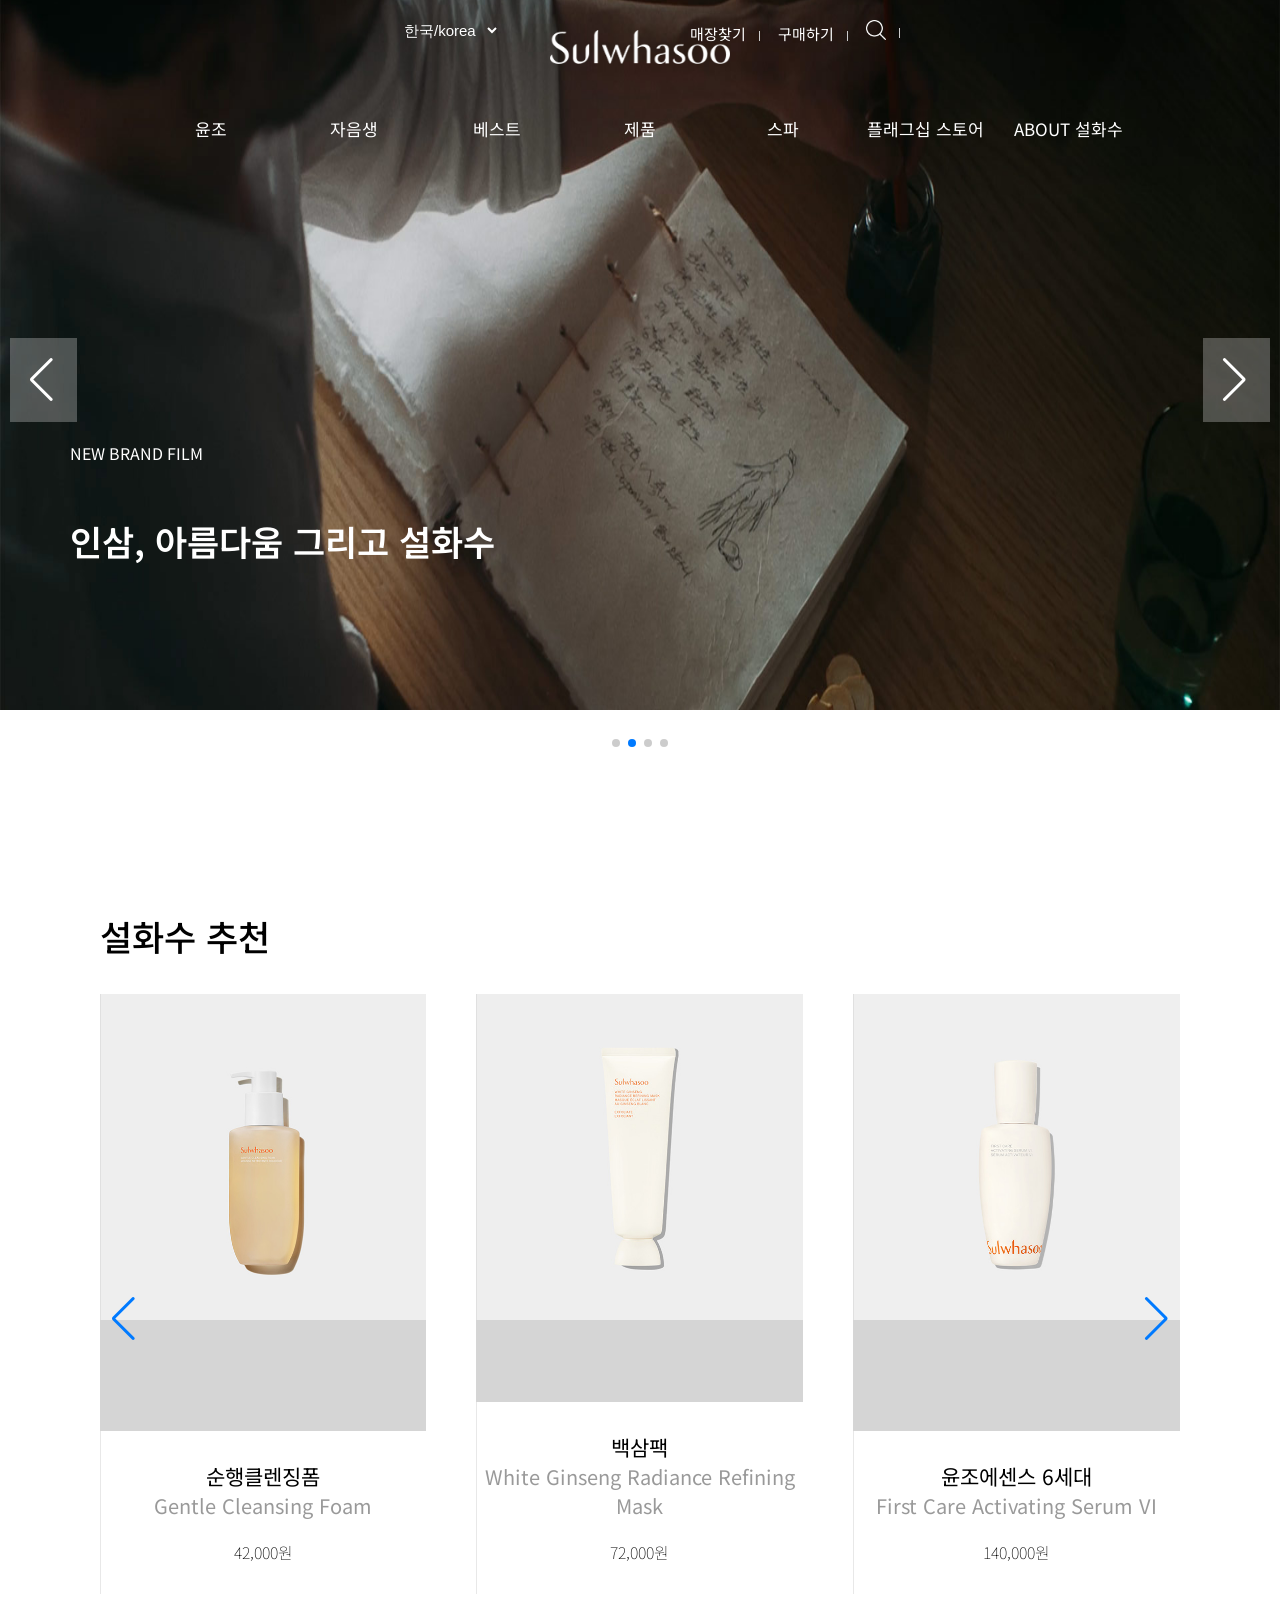
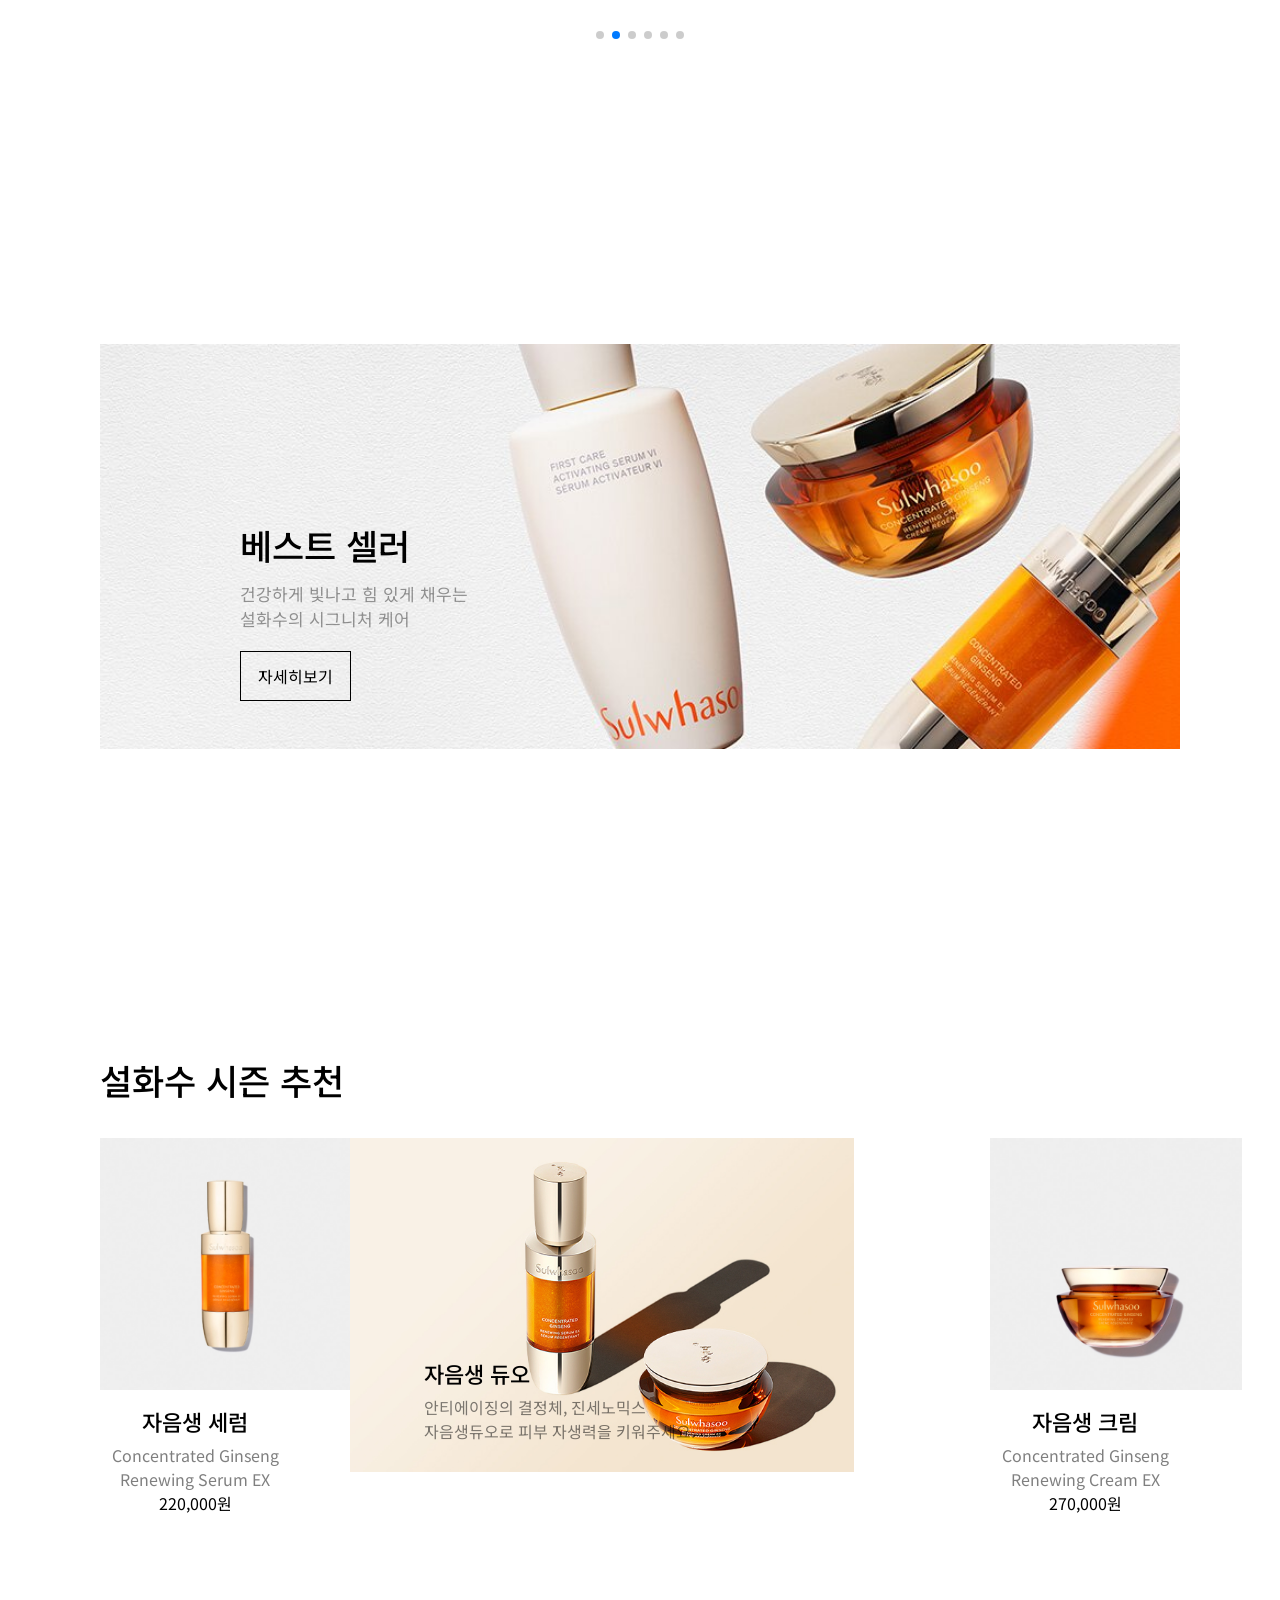
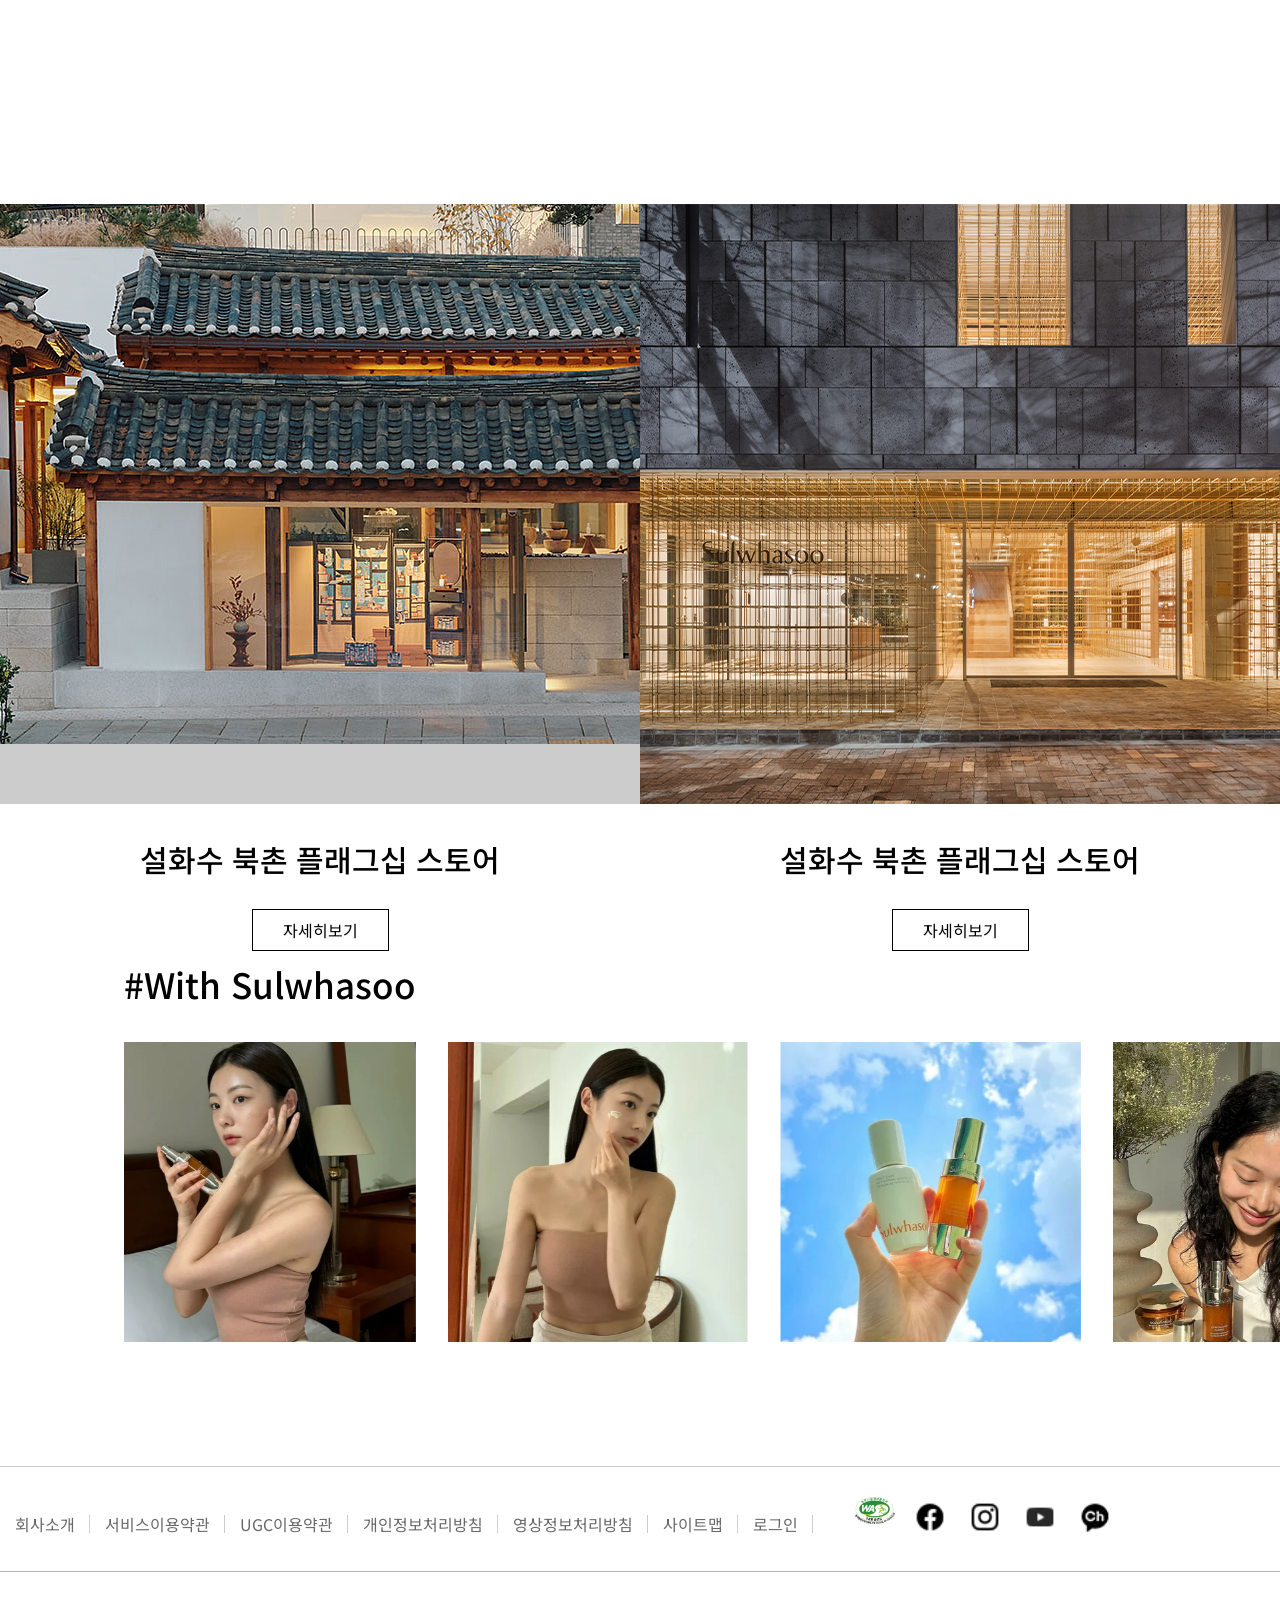
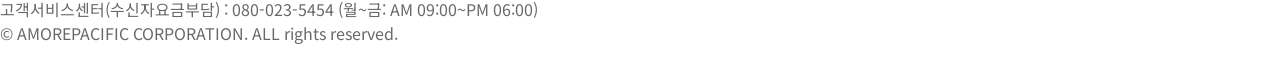
<file: index.html>
<!DOCTYPE html>
<html lang="ko">
<head>
    <meta charset="UTF-8">
    <meta name="viewport" content="width=device-width, initial-scale=1.0">
    <title>sulwhasoo</title>
    <link rel="stylesheet" href="css/reset.css">
    <link rel="stylesheet" href="css/all.min.css">
    <link rel="stylesheet" href="css/sulwhasoo.css">
    <link rel="stylesheet" href="css/sulwhaMobil.css">
    <link rel="stylesheet" href="https://cdn.jsdelivr.net/npm/swiper@9/swiper-bundle.min.css" />

    <script src="https://cdn.jsdelivr.net/npm/swiper@9/swiper-bundle.min.js"></script>
    <script src="js/jquery-3.6.3.min.js"></script>
    <script src="js/jquery-ui.min.js"></script>
</head>
<body>
    <div id="wrap">
        <header>
            <div class="inner">
                <select name="" id="section">
                    <option value="">한국/korea</option>
                    <option value="">INTERNATIONAL/ENGLISH</option>
                    <option value="">中国大陆/中文</option>
                    <option value="">中國香港/繁體中文</option>
                    <option value="">Singapore/English</option>
                    <option value="">Malaysia/English</option>
                    <option value="">Việt Nam/Tiếng Việt</option>
                    <option value="">Indonesia/Bahasa Indonesia</option>
                    <option value="">ประเทศไทย/ไทย</option>
                    <option value="">USA/English</option>
                </select>
                <div class="logo">
                    <a href="#">
                        <img src="img/sulwhasoo_white_logo.png" alt="화이트 로고">
                    </a>
                </div>
                
                <div class="shop">
                    <a href="#">매장찾기</a>
                    <a href="#">구매하기</a>
                    <a href="#" class="search">
                        <img src="img/reviewico.png" alt="">
                    </a>
                </div>
                
                <div class="bgGnb"></div>
                <div class="momenu">
                    <a href="#" class="mobile">
                        <i class="fas fa-bars"></i>
                        <span class="blind">전체메뉴</span>
                    </a>
                </div>
                <nav class="gnb">
                    <ul class="clear">
                        <li><a href="#">윤조</a></li>
                        <li><a href="#">자음생</a></li>
                        <li><a href="#">베스트</a></li>
                        <li class="subYes">
                            <a href="#">제품</a>
                            <ul class="depth1">
                                <li><a href="#">스킨케어</a></li>
                                <li><a href="#">메이크업</a></li>
                                <li><a href="#">남성</a></li>
                            </ul>
                        </li>
                        <li class="subYes">
                            <a href="#">스파</a>
                            <ul class="depth1">
                                <li><a href="#">소개</a></li>
                                <li><a href="#">스파 프로그램</a></li>
                                <li><a href="#">예약</a></li>
                                <li><a href="#">매장찾기</a></li>
                            </ul>
                        </li>
                        <li class="subYes">
                            <a href="#">플래그십 스토어</a>
                            <ul class="depth1 second">
                                <li><a href="#">설화수 북촌</a></li>
                                <li><a href="#">설화수 도산</a></li>
                            </ul>
                        </li>
                        <li class="subYes">
                            <a href="#">ABOUT 설화수</a>
                            <ul class="depth1 second">
                                <li>
                                    <a href="#"><span>브랜드 스토리</span></a> 
                                </li>
                                <li>
                                    <a href="#"><span>브랜드 엠버서더</span></a>
                                </li>
                                <li>
                                    <a href="#"><span>ART</span></a>
                                </li>
                                <li>
                                    <a href="#"><span>HERITAGE</span></a>
                                </li>
                            </ul>
                        </li>   
                    </ul>
                </nav>
            </div>
        </header>
        <div class="depthAboutBg"></div>
<!-- ///header -->
        <!-- main Swiper -->
        <div class="swiper mySwiper">
            <div class="swiper-wrapper swiper-wrapper1">
                <div class="swiper-slide swiper-slide1">
                    
                    <div class="title">
                        <p class="stext">SULWHASOO FLAGSHIP STORE</p>
                        <p class="btext">ROSÉ in BUKCHON</p>
                    </div>
                </div>
                <div class="swiper-slide swiper-slide22">
        
                    <div class="title">
                        <p class="stext">NEW BRAND FILM</p>
                        <p class="btext">인삼, 아름다움 그리고 설화수</p>
                    </div>
                </div>
                <div class="swiper-slide swiper-slide3">
                    
                    <div class="title">
                        <p class="stext">NEW GLOBAL AMBASSADOR</p>
                        <p class="btext">설화수, 그리고 TILDA</p>
                    </div>
                </div>
                <div class="swiper-slide swiper-slide4">
                   
                    <div class="title">
                        <p class="stext">SULWHASOO FIRST CARE ACTIVATING SERUM VI</p>
                        <p class="btext">윤조에센스 6세대</p>
                    </div>
                </div>
                
            </div>
            <div class="button">
                <a class="swiper-button-next"></a>
                <a class="swiper-button-prev"></a>
            </div>
            <div class="swiper-pagination"></div>
        </div>
        <div class="gnbBg"></div>

        <div class="contents">
<!-- box1 -->
            <div class="box1">
                    <h2>설화수 추천</h2>
<!-- box1 -Swiper -->
                    <div class="swiper Swiper2">
                        <div class="swiper-wrapper swiper-wrapper2">
                            <div class="swiper-slide swiper-slide2">
                               <img src="img/sul01.jpg" alt="">
                                <div class="title">
                                    <p>순행클렌징오일</p>
                                    <p class="text">Gentle Cleansing Oil</p>
                                    <p class="price">47,000원</p>
                                </div>
                            </div>

                            <div class="swiper-slide swiper-slide2">
                                <img src="img/sul02.jpg" alt="">
                                <div class="title">
                                    <p>순행클렌징폼</p>
                                    <p class="text">Gentle Cleansing Foam</p>
                                    <p class="price">42,000원</p>
                                </div>
                            </div>

                            <div class="swiper-slide swiper-slide2">
                                <img src="img/sul03.jpg" alt="">
                                <div class="title">
                                    <p>백삼팩</p>
                                    <p class="text">White Ginseng Radiance Refining Mask</p>
                                    <p class="price">72,000원</p>
                                </div>
                            </div>
                            <div class="swiper-slide swiper-slide2">
                                <img src="img/sul04.jpg" alt="">
                                <div class="title">
                                    <p>윤조에센스 6세대</p>
                                    <p class="text">First Care Activating Serum VI</p>
                                    <p class="price">140,000원</p>
                                </div>
                            </div>
                            <div class="swiper-slide swiper-slide2">
                                <img src="img/sul05.jpg" alt="">
                                <div class="title">
                                    <p>자음생크림</p>
                                    <p class="text">Concentrated Ginseng Renewing Cream EX</p>
                                    <p class="price">270,000원</p>
                                </div>
                            </div>
                            <div class="swiper-slide swiper-slide2">
                                <img src="img/sul06.jpg" alt="">
                                <div class="title">
                                    <p>자음생세럼</p>
                                    <p class="text">Concentrated Ginseng Renewing Serum EX</p>
                                    <p class="price">220,000원</p>
                                </div>
                            </div>
                        </div>
                        <div class="button">
                            <a class="swiper-button-next"></a>
                            <a class="swiper-button-prev"></a>
                        </div>
                        <div class="swiper-pagination"></div>
                    </div>

<!-- mobbox1 swiper -->
                <div class="mobox1">
                    <div class="cont">
                        <img src="img/sul01.jpg" alt="">
                         <div class="text">
                             <p>순행클렌징오일</p>
                             <p class="t1">Gentle Cleansing Oil</p>
                             <p class="pr">47,000원</p>
                         </div>
                     </div>
                     <div class="cont">
                        <img src="img/sul02.jpg" alt="">
                        <div class="text">
                            <p>순행클렌징폼</p>
                            <p class="t1">Gentle Cleansing Foam</p>
                            <p class="pr">42,000원</p>
                        </div>
                    </div>

                    <div class="cont">
                        <img src="img/sul03.jpg" alt="">
                        <div class="text">
                            <p>백삼팩</p>
                            <p class="t1">White Ginseng Radiance Refining Mask</p>
                            <p class="pr">72,000원</p>
                        </div>
                    </div>
                    <div class="cont">
                        <img src="img/sul04.jpg" alt="">
                        <div class="text">
                            <p>윤조에센스 6세대</p>
                            <p class="t1">First Care Activating Serum VI</p>
                            <p class="pr">140,000원</p>
                        </div>
                    </div>
                    <div class="cont">
                        <img src="img/sul05.jpg" alt="">
                        <div class="text">
                            <p>자음생크림</p>
                            <p class="t1">Concentrated Ginseng Renewing Cream EX</p>
                            <p class="pr">270,000원</p>
                        </div>
                    </div>
                    <div class="cont">
                        <img src="img/sul06.jpg" alt="">
                        <div class="text">
                            <p>자음생세럼</p>
                            <p class="t1">Concentrated Ginseng Renewing Serum EX</p>
                            <p class="pr">220,000원</p>
                        </div>
                    </div>
                </div>


            </div>

<!-- box-2 -->
                <div class="box2">
                    <a href="https://www.sulwhasoo.com/kr/ko/best/best-seller.html">
                        <img src="img/sulwhasoo_main_bestseller_ta_230309.jpg" alt="">
                    </a>
                        <figure>
                            <img src="img/sulwhasoo_main_bestseller_mo_230309.jpg" alt="">
                        </figure>
                    <div class="title">
                        <p class="big">베스트 셀러</p>
                        <p class="small">건강하게 빛나고 힘 있게 채우는 <br>설화수의 시그니처 케어</p>
                        <a href="#">자세히보기</a>
                    </div>
                </div>

<!-- box-3 -->
                <div class="box3">
                    <h2>설화수 시즌 추천</h2>
                    <ul class="sulProdctList">
                        <li class="sulProdct">
                            <a href="https://www.sulwhasoo.com/kr/ko/products/concentrated-ginseng-renewing-serum.html">
                                <img src="img/sul06.jpg" alt="sulwhasooProducts1">
                                <div class="title">
                                    <p class="big">자음생 세럼</p>
                                    <p class="small">Concentrated Ginseng Renewing Serum EX</p>
                                    <p class="price">220,000원</p>
                                </div>
                            </a>
                        </li>
                        <li>
                            <a href="https://www.sulwhasoo.com/kr/ko/products/concentrated-ginseng-renewing-serum.html">
                                <img src="img/sulcont2.jpg" alt="sulwhasooProducts1">
                                <div class="title">
                                    <p class="big">자음생 듀오</p>
                                <p class="small">안티에이징의 결정체, 진세노믹스 <br> 자음생듀오로 피부 자생력을 키워주세요.</p>
                                </div>
                            </a>
                        </li>
                        <li>
                            <a href="https://www.sulwhasoo.com/kr/ko/products/concentrated-ginseng-renewing-serum.html">
                                <img src="img/sul05.jpg" alt="sulwhasooProducts1">
                                <div class="title">
                                    <p class="big">자음생 크림</p>
                                    <p class="small">Concentrated Ginseng Renewing Cream EX</p>
                                    <p class="price">270,000원</p>
                                </div>
                            </a>
                        </li>
                    </ul>
                    <!-- <div class="cont clear">
                        <div class="cont1 clear">
                            <img src="img/sul06.jpg" alt="sulwhasooProducts1">
                            <div class="title">
                                <a href="https://www.sulwhasoo.com/kr/ko/products/concentrated-ginseng-renewing-serum.html">
                                    <p class="big">자음생 세럼</p>
                                    <p class="small">Concentrated Ginseng Renewing Serum EX</p>
                                    <p class="price">220,000원</p>
                                </a>
                            </div>
                        </div>
                        <div class="cont2">
                            <img src="img/sulcont2.jpg" alt="sulwhasooProducts2">
                            <div class="title">
                                <p class="big">자음생 듀오</p>
                                <p class="small">안티에이징의 결정체, 진세노믹스 <br> 자음생듀오로 피부 자생력을 키워주세요.</p>
                            </div>
                        </div>
                        <div class="cont1">
                            <img src="img/sul05.jpg" alt="sulwhasooProducts3">
                            <a href="https://www.sulwhasoo.com/kr/ko/products/concentrated-ginseng-renewing-cream-ex.html">
                                <div class="title">
                                    <p class="big">자음생 크림</p>
                                    <p class="small">Concentrated Ginseng Renewing Cream EX</p>
                                    <p class="price">270,000원</p>
                                </div>
                            </a>
                        </div>
                        
                    </div> -->
                </div>
        </div>
<!-- section -->
        <section class="clear">
                <div class="left">
                    <a href="#">
                    <img src="img/sulLeft.jpg" alt="sulLeft">
                    <div class="title">
                        <p class="text">설화수 북촌 플래그십 스토어</p>
                        <a href="#"><span>자세히보기</span></a>
                    </div>
                    </a>
                </div>
                <div class="right">
                   <a href="#"> 
                    <img src="img/sulRight.jpg" alt="sulRight">
                    <div class="title">
                        <p class="text">설화수 북촌 플래그십 스토어</p>
                        <a href="#"><span>자세히보기</span></a>
                    </div>
                   </a> 
                </div>
        </section>
<!-- review -->
        <div class="review">
            <div class="list">
                <h2>#With Sulwhasoo</h2>
    <!-- Swiper3 -->
                <div class="swiper Swiper3">
                    <div class="swiper-wrapper">
                        <div class="swiper-slide">
                            <div class="bg">
                                <a href="#">
                                    <img src="img/review1.webp" alt="review1">
                                </a>
                            </div>
                            <div class="review_text">
                                <a href="#">
                                    <img src="img/reviewico.png" alt="reviewico">
                                </a>
                            </div>
                        </div>
                        <div class="swiper-slide">
                            <div class="bg">
                                <a href="#">
                                    <img src="img/review2.webp" alt="review2">
                                </a>
                            </div>
                            <div class="review_text">
                                <a href="#">
                                    <img src="img/reviewico.png" alt="reviewico">
                                </a>
                            </div>
                        </div>
                        <div class="swiper-slide">
                            <div class="bg">
                                <a href="#">
                                    <img src="img/review3.webp" alt="review3">
                                </a>
                            </div>
                            <div class="review_text">
                                <a href="#">
                                    <img src="img/reviewico.png" alt="reviewico">
                                </a>
                            </div>
                        </div>
                        <div class="swiper-slide">
                            <div class="bg">
                                <a href="#">
                                    <img src="img/review4.webp" alt="review4">
                                </a>
                            </div>
                            <div class="review_text">
                                <a href="#">
                                    <img src="img/reviewico.png" alt="reviewico">
                                </a>
                            </div>
                        </div>
                        <div class="swiper-slide">
                            <div class="bg">
                                <a href="#">
                                    <img src="img/review5.webp" alt="review5">
                                </a>
                            </div>
                            <div class="review_text">
                                <a href="#">
                                    <img src="img/reviewico.png" alt="reviewico">
                                </a>
                            </div>
                        </div>
                        <div class="swiper-slide">
                            <div class="bg">
                                <a href="#">
                                    <img src="img/review6.webp" alt="review6">
                                </a>
                            </div>
                            <div class="review_text">
                                <a href="#">
                                    <img src="img/reviewico.png" alt="reviewico">
                                </a>
                            </div>
                        </div>
                        <div class="swiper-slide">
                            <div class="bg">
                                <a href="#">
                                    <img src="img/review7.webp" alt="review7">
                                </a>
                            </div>
                            <div class="review_text">
                                <a href="#">
                                    <img src="img/reviewico.png" alt="reviewico">
                                </a>
                            </div>
                        </div>
                        <div class="swiper-slide">
                            <div class="bg">
                                <a href="#">
                                    <img src="img/review8.webp" alt="review8">
                                </a>
                            </div>
                            <div class="review_text">
                                <a href="#">
                                    <img src="img/reviewico.png" alt="reviewico">
                                </a>
                            </div>
                        </div> 
                    </div>
                </div>
               
            </div>
        </div>
    </div>

<!-- footer -->
    <footer>
        <div class="bottom">
            <nav class="gnb clear">
                <div class="list clear">
                    <ul class="left clear">
                        <li><a href="#">회사소개</a></li>
                        <li><a href="#">서비스이용약관</a></li>
                        <li><a href="#">UGC이용약관</a></li>
                        <li><a href="#"><strong>개인정보처리방침</strong></a></li>
                        <li><a href="#">영상정보처리방침</a></li>
                        <li><a href="#">사이트맵</a></li>
                        <li><a href="#">로그인</a></li>
                    </ul>
                    <ul class="right clear">
                        <li>
                            <a href="#">
                                <img src="img/footer.png" alt="">
                            </a>
                        </li>
                        <li>
                            <a href="#">
                                <img src="img/facebookLogo.png" alt="">
                            </a>
                        </li>
                        <li>
                            <a href="#">
                                <img src="img/instaLogo.png" alt="">
                            </a>
                        </li>
                        <li>
                            <a href="#">
                                <img src="img/youtubeLogo.png" alt="">
                            </a>
                        </li>
                        <li>
                            <a href="#">
                                <img src="img/kakaoChannelLogo.png" alt="">
                            </a>
                        </li>
                    </ul>
                </div>
            </nav>
            <div class="title">
                <p>고객서비스센터(수신자요금부담) : 080-023-5454
                    (월~금: AM 09:00~PM 06:00)</p>
                <p>&copy; AMOREPACIFIC CORPORATION. ALL rights reserved.</p>
            </div>
        </div>
    </footer>

        
    
<!--  /* swiper1 */ -->
    <!-- Initialize Swiper -->
  <script>
    let swiper1 = new Swiper(".mySwiper", {
      spaceBetween: 30,
      centeredSlides: true,
      autoplay: {
        delay: 2500,
        disableOnInteraction: false,
      },
      loop:true,
      pagination: {
        el: ".swiper-pagination",
        clickable: true,
      },
      navigation: {
        nextEl: ".swiper-button-next",
        prevEl: ".swiper-button-prev",
      },
    });
  </script>

<!-- swiper 2 -->
    <script>
        let swiper2 = new Swiper(".Swiper2", {
        slidesPerView: 3,
        spaceBetween: 10,
        autoplay: {
        delay: 2000,
        disableOnInteraction: false,
      },
      loop:true,
        navigation: {
            nextEl: ".swiper-button-next",
            prevEl: ".swiper-button-prev",
          },
        pagination: {
            el: ".swiper-pagination",
            clickable: true,
        },
        
        breakpoints: {
        
        300: {
          slidesPerView: 1,  //브라우저가 768보다 클 때
          spaceBetween: 40,
        },
        800: {
          slidesPerView: 3,  //브라우저가 1024보다 클 때
          spaceBetween: 50,
        },
      },
        });
    </script>

<!--Swiper3 /review-->
<script>
    let swiper3 = new Swiper('.Swiper3', {
      slidesPerView: 4,
      autoplay: {
        delay: 2500,
        disableOnInteraction: false,
      },
      loop:true,
      navigation: {
        nextEl: '.swiper-button-next',
        prevEl: '.swiper-button-prev',
      },
      breakpoints: {
        
        300: {
          slidesPerView: 1,  //브라우저가 768보다 클 때
          spaceBetween: 40,
        },
        800: {
          slidesPerView: 4,  //브라우저가 1024보다 클 때
          spaceBetween: 50,
        },
      },
    
      
    });

  </script>

<script src="js/sulwhasoo.js"></script>
</body>
</html>
</file>
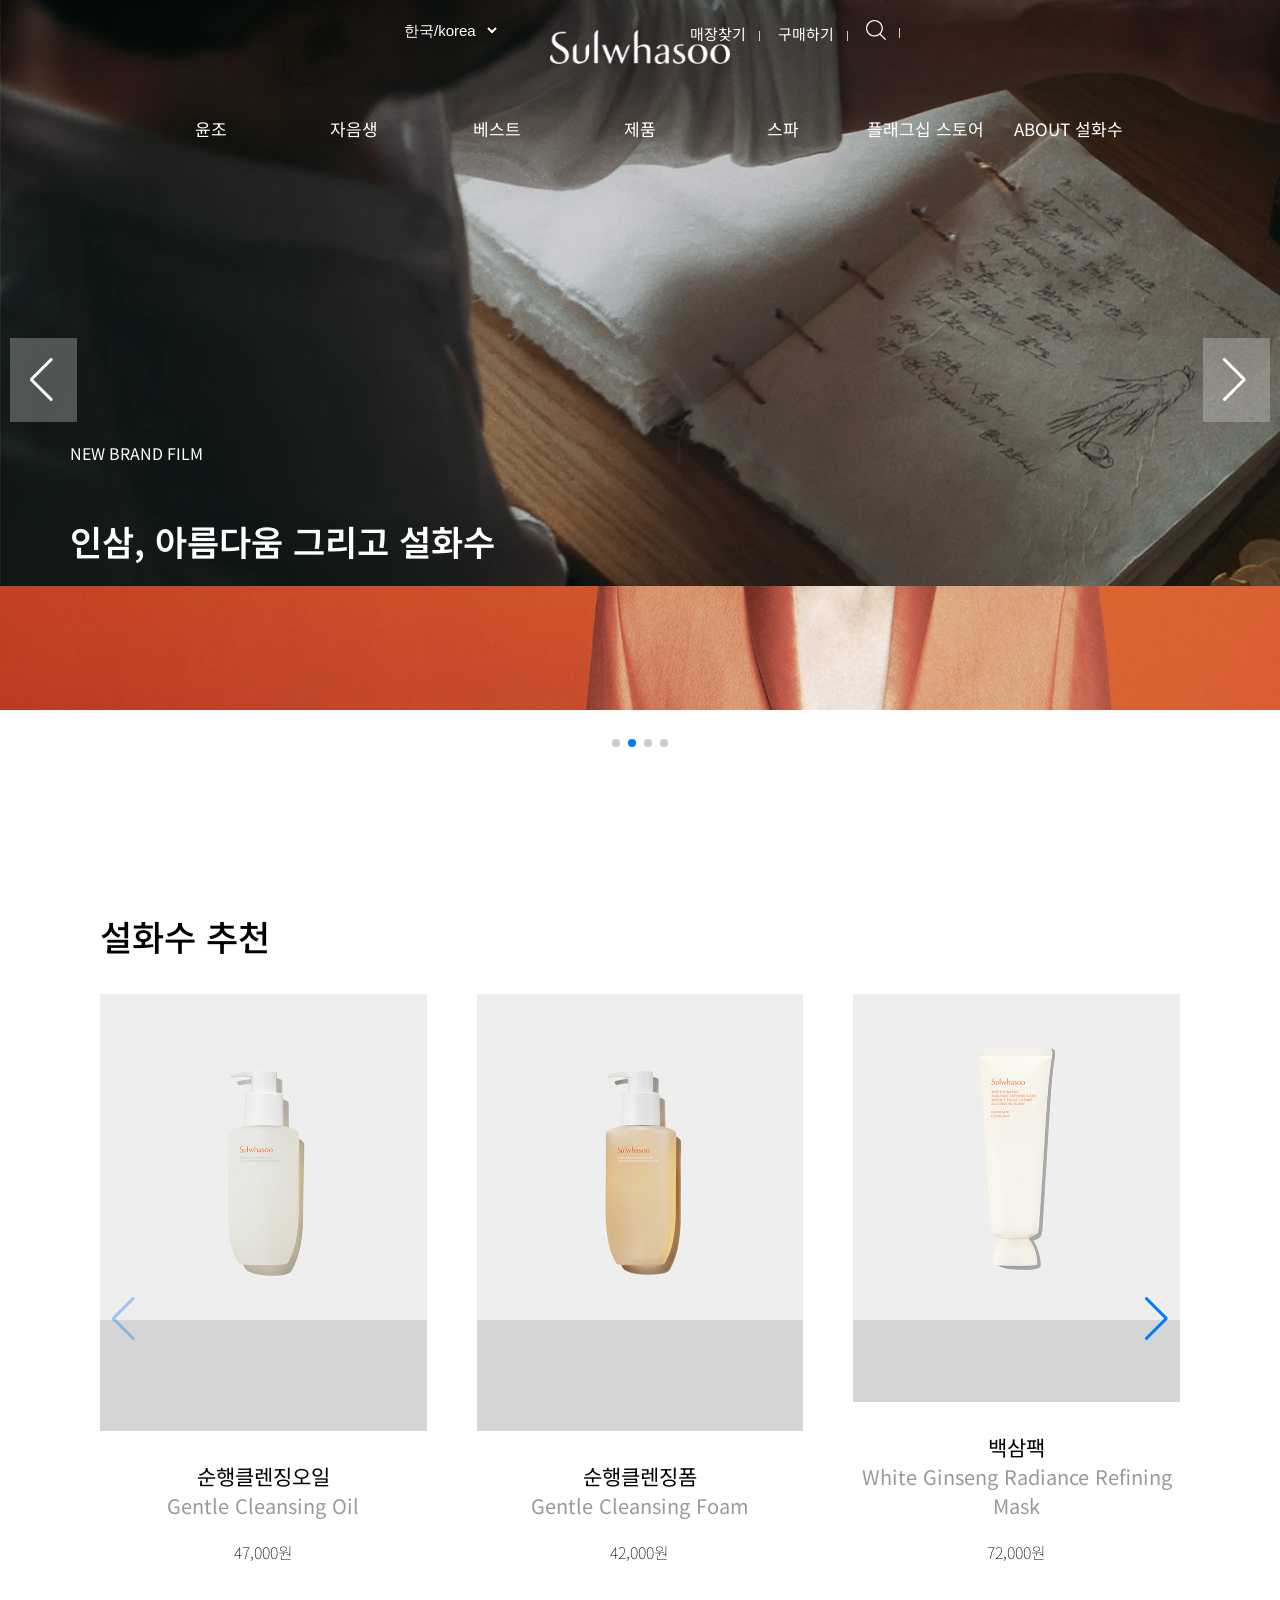
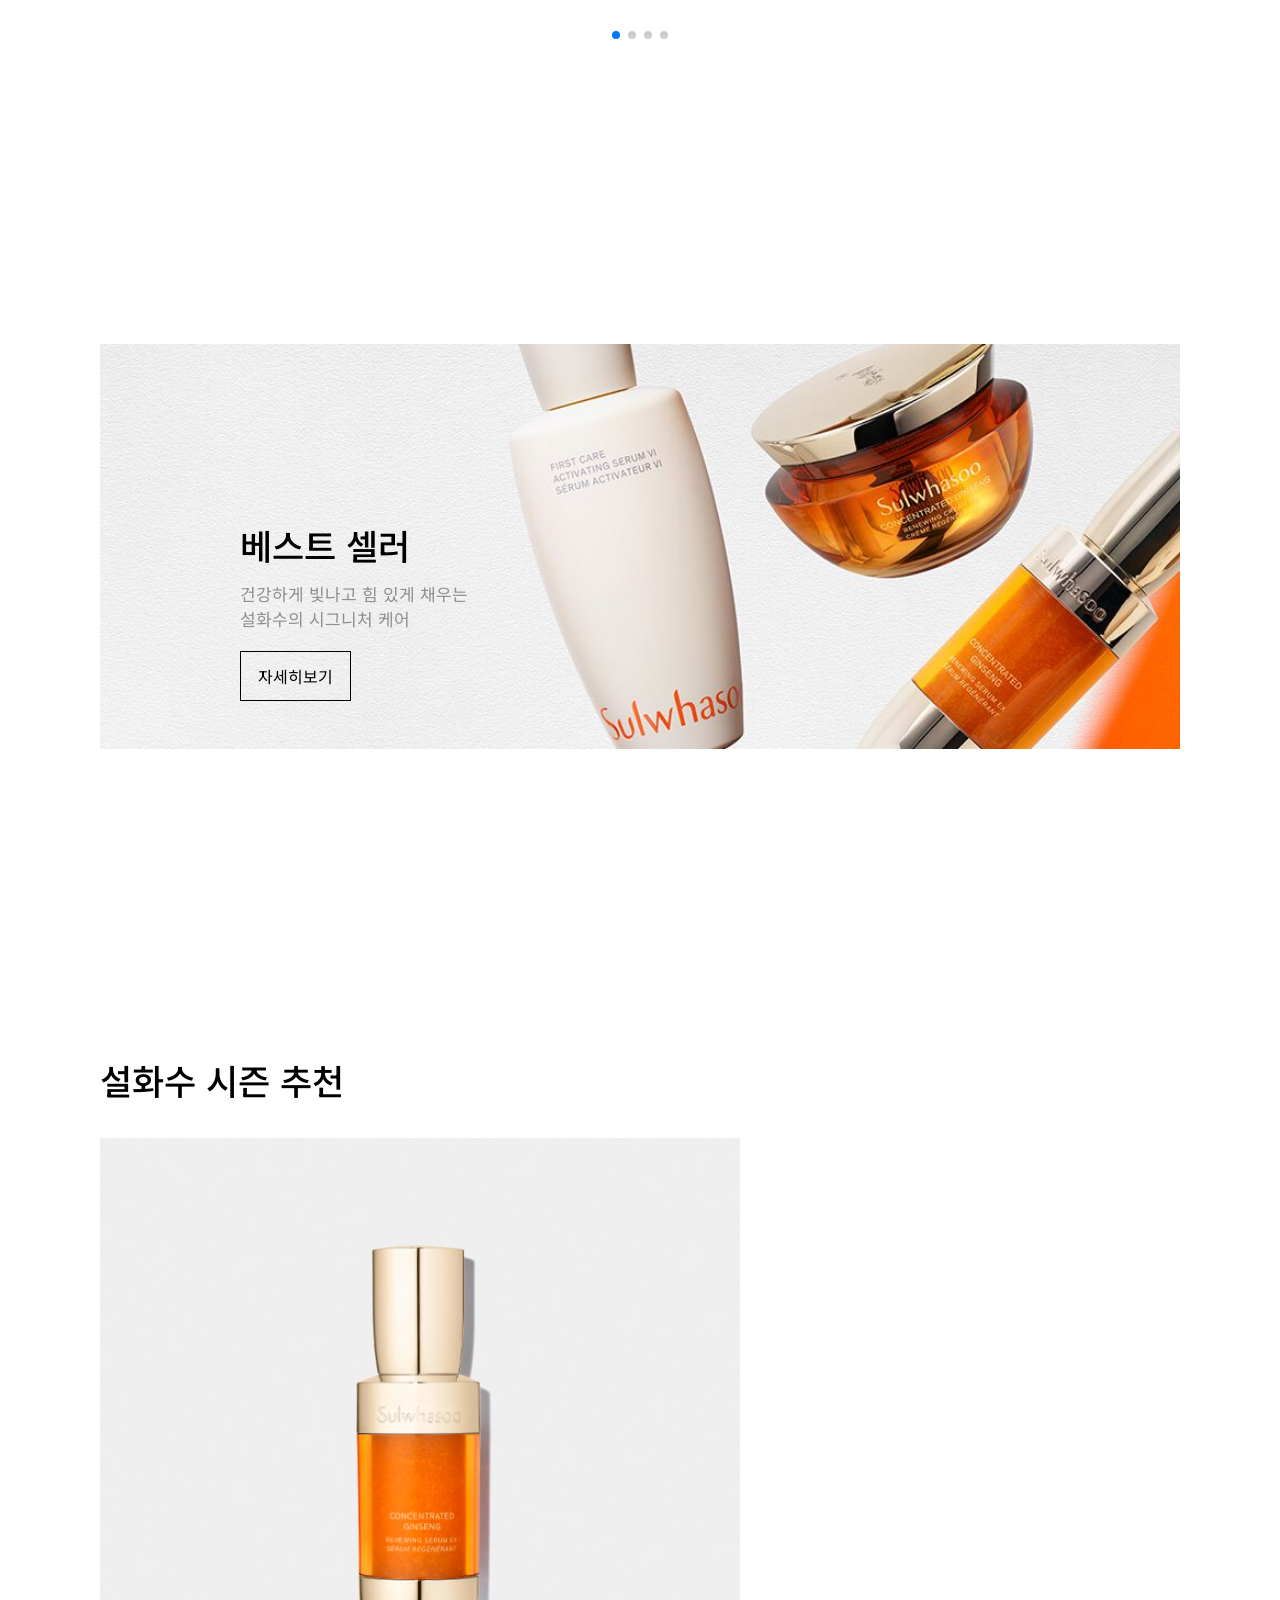
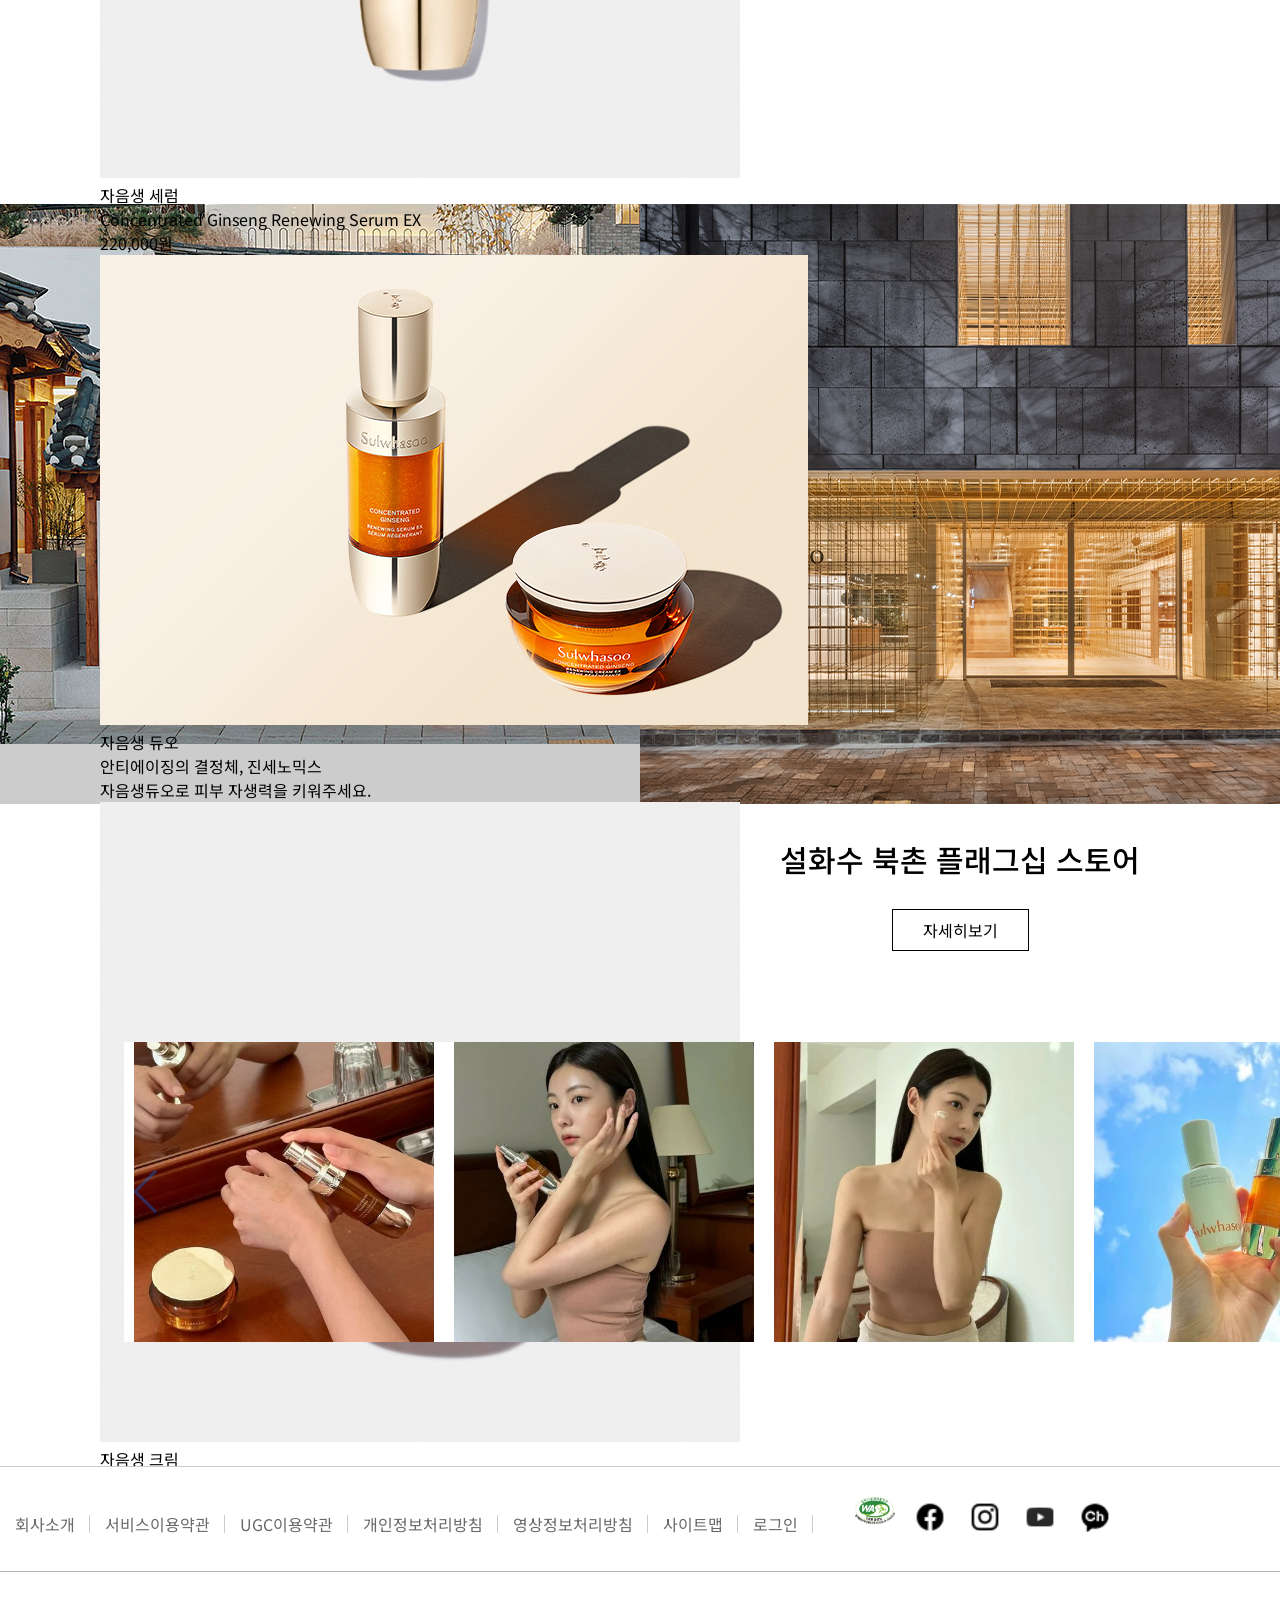
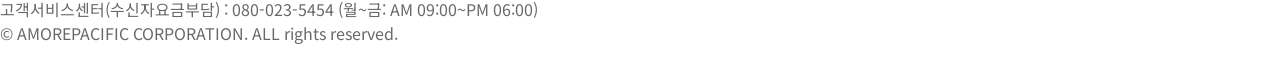
<file: sulhwasoo.html>
<!DOCTYPE html>
<html lang="ko">
<head>
    <meta charset="UTF-8">
    <meta name="viewport" content="width=device-width, initial-scale=1.0">
    <title>sulwhasoo</title>
    <link rel="stylesheet" href="css/reset.css">
    <link rel="stylesheet" href="css/all.min.css">
    <link rel="stylesheet" href="css/sulwhasoo.css">
    <link rel="stylesheet" href="css/sulwhaMobil.css">
    <link rel="stylesheet" href="https://cdn.jsdelivr.net/npm/swiper@9/swiper-bundle.min.css" />

    <script src="https://cdn.jsdelivr.net/npm/swiper@9/swiper-bundle.min.js"></script>
    <script src="js/jquery-3.6.3.min.js"></script>
    <script src="js/jquery-ui.min.js"></script>
</head>
<body>
    <div id="wrap">
        <header>
            <div class="inner">
                <select name="" id="section">
                    <option value="">한국/korea</option>
                    <option value="">INTERNATIONAL/ENGLISH</option>
                    <option value="">中国大陆/中文</option>
                    <option value="">中國香港/繁體中文</option>
                    <option value="">Singapore/English</option>
                    <option value="">Malaysia/English</option>
                    <option value="">Việt Nam/Tiếng Việt</option>
                    <option value="">Indonesia/Bahasa Indonesia</option>
                    <option value="">ประเทศไทย/ไทย</option>
                    <option value="">USA/English</option>
                </select>
                <div class="logo">
                    <a href="#">
                        <img src="img/sulwhasoo_white_logo.png" alt="화이트 로고">
                    </a>
                </div>
                
                <div class="shop">
                    <a href="#">매장찾기</a>
                    <a href="#">구매하기</a>
                    <a href="#" class="search">
                        <img src="img/reviewico.png" alt="">
                    </a>
                </div>
                
                <div class="bgGnb"></div>
                <div class="momenu">
                    <a href="#" class="mobile">
                        <i class="fas fa-bars"></i>
                        <span class="blind">전체메뉴</span>
                    </a>
                </div>
                <nav class="gnb">
                    <ul class="clear">
                        <li><a href="#">윤조</a></li>
                        <li><a href="#">자음생</a></li>
                        <li><a href="#">베스트</a></li>
                        <li class="subYes">
                            <a href="#">제품</a>
                            <ul class="depth1">
                                <li><a href="#">스킨케어</a></li>
                                <li><a href="#">메이크업</a></li>
                                <li><a href="#">남성</a></li>
                            </ul>
                        </li>
                        <li class="subYes">
                            <a href="#">스파</a>
                            <ul class="depth1">
                                <li><a href="#">소개</a></li>
                                <li><a href="#">스파 프로그램</a></li>
                                <li><a href="#">예약</a></li>
                                <li><a href="#">매장찾기</a></li>
                            </ul>
                        </li>
                        <li class="subYes">
                            <a href="#">플래그십 스토어</a>
                            <ul class="depth1 second">
                                <li><a href="#">설화수 북촌</a></li>
                                <li><a href="#">설화수 도산</a></li>
                            </ul>
                        </li>
                        <li class="subYes">
                            <a href="#">ABOUT 설화수</a>
                            <ul class="depth1 second">
                                <li>
                                    <a href="#"><span>브랜드 스토리</span></a> 
                                </li>
                                <li>
                                    <a href="#"><span>브랜드 엠버서더</span></a>
                                </li>
                                <li>
                                    <a href="#"><span>ART</span></a>
                                </li>
                                <li>
                                    <a href="#"><span>HERITAGE</span></a>
                                </li>
                            </ul>
                        </li>   
                    </ul>
                </nav>
            </div>
        </header>
        <div class="depthAboutBg"></div>
<!-- ///header -->
        <!-- main Swiper -->
        <div class="swiper mySwiper">
            <div class="swiper-wrapper swiper-wrapper1">
                <div class="swiper-slide swiper-slide1">
                    <img src="img/20230519_final_rose-global-ambassador-2nd-cover_KV_banner_pc.jpg" alt="">
                    <div class="title">
                        <p class="stext">SULWHASOO FLAGSHIP STORE</p>
                        <p class="btext">ROSÉ in BUKCHON</p>
                    </div>
                </div>
                <div class="swiper-slide swiper-slide1">
                    <img src="img/20230419_final_BRAND-CAMPAIGN-PAGE_main_KV_pc.jpg" alt="">
                    <div class="title">
                        <p class="stext">NEW BRAND FILM</p>
                        <p class="btext">인삼, 아름다움 그리고 설화수</p>
                    </div>
                </div>
                <div class="swiper-slide swiper-slide1">
                    <img src="img/20230525_final_tilda-swinton_KV_banner_pc.jpg" alt="">
                    <div class="title">
                        <p class="stext">NEW GLOBAL AMBASSADOR</p>
                        <p class="btext">설화수, 그리고 TILDA</p>
                    </div>
                </div>
                <div class="swiper-slide swiper-slide1">
                    <img src="img/20220301_final_FIRST-CARE-ACTIVATING-SERUM-VI_main_KV_pc.jpg" alt="">
                    <div class="title">
                        <p class="stext">SULWHASOO FIRST CARE ACTIVATING SERUM VI</p>
                        <p class="btext">윤조에센스 6세대</p>
                    </div>
                </div>
                
            </div>
            <div class="button">
                <a class="swiper-button-next"></a>
                <a class="swiper-button-prev"></a>
            </div>
            <div class="swiper-pagination"></div>
        </div>
        <div class="gnbBg"></div>

        <div class="contents">
<!-- box1 -->
            <div class="box1">
                    <h2>설화수 추천</h2>
<!-- box1 -Swiper -->
                    <div class="swiper Swiper2">
                        <div class="swiper-wrapper">
                            <div class="swiper-slide swiper-slide2">
                               <img src="img/sul01.jpg" alt="">
                                <div class="title">
                                    <p>순행클렌징오일</p>
                                    <p class="text">Gentle Cleansing Oil</p>
                                    <p class="price">47,000원</p>
                                </div>
                            </div>

                            <div class="swiper-slide swiper-slide2">
                                <img src="img/sul02.jpg" alt="">
                                <div class="title">
                                    <p>순행클렌징폼</p>
                                    <p class="text">Gentle Cleansing Foam</p>
                                    <p class="price">42,000원</p>
                                </div>
                            </div>

                            <div class="swiper-slide swiper-slide2">
                                <img src="img/sul03.jpg" alt="">
                                <div class="title">
                                    <p>백삼팩</p>
                                    <p class="text">White Ginseng Radiance Refining Mask</p>
                                    <p class="price">72,000원</p>
                                </div>
                            </div>
                            <div class="swiper-slide swiper-slide2">
                                <img src="img/sul04.jpg" alt="">
                                <div class="title">
                                    <p>윤조에센스 6세대</p>
                                    <p class="text">First Care Activating Serum VI</p>
                                    <p class="price">140,000원</p>
                                </div>
                            </div>
                            <div class="swiper-slide swiper-slide2">
                                <img src="img/sul05.jpg" alt="">
                                <div class="title">
                                    <p>자음생크림</p>
                                    <p class="text">Concentrated Ginseng Renewing Cream EX</p>
                                    <p class="price">270,000원</p>
                                </div>
                            </div>
                            <div class="swiper-slide swiper-slide2">
                                <img src="img/sul06.jpg" alt="">
                                <div class="title">
                                    <p>자음생세럼</p>
                                    <p class="text">Concentrated Ginseng Renewing Serum EX</p>
                                    <p class="price">220,000원</p>
                                </div>
                            </div>
                        </div>
                        <div class="button">
                            <a class="swiper-button-next"></a>
                            <a class="swiper-button-prev"></a>
                        </div>
                        <div class="swiper-pagination"></div>
                    </div>

<!-- mobbox1 swiper -->
                <div class="mobox1">
                    <div class="cont">
                        <img src="img/sul01.jpg" alt="">
                         <div class="text">
                             <p>순행클렌징오일</p>
                             <p class="t1">Gentle Cleansing Oil</p>
                             <p class="pr">47,000원</p>
                         </div>
                     </div>
                     <div class="cont">
                        <img src="img/sul02.jpg" alt="">
                        <div class="text">
                            <p>순행클렌징폼</p>
                            <p class="t1">Gentle Cleansing Foam</p>
                            <p class="pr">42,000원</p>
                        </div>
                    </div>

                    <div class="cont">
                        <img src="img/sul03.jpg" alt="">
                        <div class="text">
                            <p>백삼팩</p>
                            <p class="t1">White Ginseng Radiance Refining Mask</p>
                            <p class="pr">72,000원</p>
                        </div>
                    </div>
                    <div class="cont">
                        <img src="img/sul04.jpg" alt="">
                        <div class="text">
                            <p>윤조에센스 6세대</p>
                            <p class="t1">First Care Activating Serum VI</p>
                            <p class="pr">140,000원</p>
                        </div>
                    </div>
                    <div class="cont">
                        <img src="img/sul05.jpg" alt="">
                        <div class="text">
                            <p>자음생크림</p>
                            <p class="t1">Concentrated Ginseng Renewing Cream EX</p>
                            <p class="pr">270,000원</p>
                        </div>
                    </div>
                    <div class="cont">
                        <img src="img/sul06.jpg" alt="">
                        <div class="text">
                            <p>자음생세럼</p>
                            <p class="t1">Concentrated Ginseng Renewing Serum EX</p>
                            <p class="pr">220,000원</p>
                        </div>
                    </div>
                </div>


            </div>

<!-- box-2 -->
                <div class="box2">
                    <a href="https://www.sulwhasoo.com/kr/ko/best/best-seller.html">
                        <img src="img/sulwhasoo_main_bestseller_ta_230309.jpg" alt="">
                    </a>
                        <figure>
                            <img src="img/sulwhasoo_main_bestseller_mo_230309.jpg" alt="">
                        </figure>
                    <div class="title">
                        <p class="big">베스트 셀러</p>
                        <p class="small">건강하게 빛나고 힘 있게 채우는 <br>설화수의 시그니처 케어</p>
                        <a href="#">자세히보기</a>
                    </div>
                </div>

<!-- box-3 -->
                <div class="box3">
                    <h2>설화수 시즌 추천</h2>
                    <div class="cont clear">
                        <div class="cont1">
                            <img src="img/sul06.jpg" alt="">
                            <div class="title">
                                <a href="https://www.sulwhasoo.com/kr/ko/products/concentrated-ginseng-renewing-serum.html">
                                    <p class="big">자음생 세럼</p>
                                    <p class="small">Concentrated Ginseng Renewing Serum EX</p>
                                    <p class="price">220,000원</p>
                                </a>
                            </div>
                        </div>
                        <div class="cont2">
                            <img src="img/sulcont2.jpg" alt="">
                            <div class="title">
                                <p class="big">자음생 듀오</p>
                                <p class="small">안티에이징의 결정체, 진세노믹스 <br> 자음생듀오로 피부 자생력을 키워주세요.</p>
                            </div>
                        </div>
                        <div class="cont1">
                            <img src="img/sul05.jpg" alt="">
                            <a href="https://www.sulwhasoo.com/kr/ko/products/concentrated-ginseng-renewing-cream-ex.html">
                                <div class="title">
                                    <p class="big">자음생 크림</p>
                                    <p class="small">Concentrated Ginseng Renewing Cream EX</p>
                                    <p class="price">270,000원</p>
                                </div>
                            </a>
                        </div>
                        
                    </div>
                </div>
        </div>
<!-- section -->
        <section class="clear">
                <div class="left">
                    <a href="#">
                    <img src="img/sulLeft.jpg" alt="sulLeft">
                    <div class="title">
                        <p class="text">설화수 북촌 플래그십 스토어</p>
                        <a href="#"><span>자세히보기</span></a>
                    </div>
                    </a>
                </div>
                <div class="right">
                   <a href="#"> 
                    <img src="img/sulRight.jpg" alt="sulRight">
                    <div class="title">
                        <p class="text">설화수 북촌 플래그십 스토어</p>
                        <a href="#"><span>자세히보기</span></a>
                    </div>
                   </a> 
                </div>
        </section>
<!-- review -->
        <div class="review">
            <div class="list">
                <h2>#With Sulwhasoo</h2>
    <!-- Swiper3 -->
                <div class="swiper Swiper3">
                    <div class="swiper-wrapper">
                        <div class="swiper-slide">
                            <div class="bg">
                                <a href="#">
                                    <img src="img/review1.webp" alt="review1">
                                </a>
                            </div>
                            <div class="review_text">
                                <a href="#">
                                    <img src="img/reviewico.png" alt="reviewico">
                                </a>
                            </div>
                        </div>
                        <div class="swiper-slide">
                            <div class="bg">
                                <a href="#">
                                    <img src="img/review2.webp" alt="review2">
                                </a>
                            </div>
                            <div class="review_text">
                                <a href="#">
                                    <img src="img/reviewico.png" alt="reviewico">
                                </a>
                            </div>
                        </div>
                        <div class="swiper-slide">
                            <div class="bg">
                                <a href="#">
                                    <img src="img/review3.webp" alt="review3">
                                </a>
                            </div>
                            <div class="review_text">
                                <a href="#">
                                    <img src="img/reviewico.png" alt="reviewico">
                                </a>
                            </div>
                        </div>
                        <div class="swiper-slide">
                            <div class="bg">
                                <a href="#">
                                    <img src="img/review4.webp" alt="review4">
                                </a>
                            </div>
                            <div class="review_text">
                                <a href="#">
                                    <img src="img/reviewico.png" alt="reviewico">
                                </a>
                            </div>
                        </div>
                        <div class="swiper-slide">
                            <div class="bg">
                                <a href="#">
                                    <img src="img/review5.webp" alt="review5">
                                </a>
                            </div>
                            <div class="review_text">
                                <a href="#">
                                    <img src="img/reviewico.png" alt="reviewico">
                                </a>
                            </div>
                        </div>
                        <div class="swiper-slide">
                            <div class="bg">
                                <a href="#">
                                    <img src="img/review6.webp" alt="review6">
                                </a>
                            </div>
                            <div class="review_text">
                                <a href="#">
                                    <img src="img/reviewico.png" alt="reviewico">
                                </a>
                            </div>
                        </div>
                        <div class="swiper-slide">
                            <div class="bg">
                                <a href="#">
                                    <img src="img/review7.webp" alt="review7">
                                </a>
                            </div>
                            <div class="review_text">
                                <a href="#">
                                    <img src="img/reviewico.png" alt="reviewico">
                                </a>
                            </div>
                        </div>
                        <div class="swiper-slide">
                            <div class="bg">
                                <a href="#">
                                    <img src="img/review8.webp" alt="review8">
                                </a>
                            </div>
                            <div class="review_text">
                                <a href="#">
                                    <img src="img/reviewico.png" alt="reviewico">
                                </a>
                            </div>
                        </div> 
                    </div>
                        <div class="button">
                            <a class="swiper-button-next"></a>
                            <a class="swiper-button-prev"></a>
                        </div>
                </div>
               
            </div>
        </div>
    </div>

<!-- footer -->
    <footer>
        <div class="bottom">
            <nav class="gnb clear">
                <div class="list clear">
                    <ul class="left clear">
                        <li><a href="#">회사소개</a></li>
                        <li><a href="#">서비스이용약관</a></li>
                        <li><a href="#">UGC이용약관</a></li>
                        <li><a href="#"><strong>개인정보처리방침</strong></a></li>
                        <li><a href="#">영상정보처리방침</a></li>
                        <li><a href="#">사이트맵</a></li>
                        <li><a href="#">로그인</a></li>
                    </ul>
                    <ul class="right clear">
                        <li>
                            <a href="#">
                                <img src="img/footer.png" alt="">
                            </a>
                        </li>
                        <li>
                            <a href="#">
                                <img src="img/facebookLogo.png" alt="">
                            </a>
                        </li>
                        <li>
                            <a href="#">
                                <img src="img/instaLogo.png" alt="">
                            </a>
                        </li>
                        <li>
                            <a href="#">
                                <img src="img/youtubeLogo.png" alt="">
                            </a>
                        </li>
                        <li>
                            <a href="#">
                                <img src="img/kakaoChannelLogo.png" alt="">
                            </a>
                        </li>
                    </ul>
                </div>
            </nav>
            <div class="title">
                <p>고객서비스센터(수신자요금부담) : 080-023-5454
                    (월~금: AM 09:00~PM 06:00)</p>
                <p>&copy; AMOREPACIFIC CORPORATION. ALL rights reserved.</p>
            </div>
        </div>
    </footer>

        
    
<!--  /* swiper1 */ -->
    <!-- Initialize Swiper -->
  <script>
    let swiper1 = new Swiper(".mySwiper", {
      spaceBetween: 30,
      centeredSlides: true,
      autoplay: {
        delay: 2500,
        disableOnInteraction: false,
      },
      loop:true,
      pagination: {
        el: ".swiper-pagination",
        clickable: true,
      },
      navigation: {
        nextEl: ".swiper-button-next",
        prevEl: ".swiper-button-prev",
      },
    });
  </script>

<!-- swiper 2 -->
    <script>
        let swiper2 = new Swiper(".Swiper2", {
        slidesPerView: 3,
        spaceBetween: 10,
        navigation: {
            nextEl: ".swiper-button-next",
            prevEl: ".swiper-button-prev",
          },
        pagination: {
            el: ".swiper-pagination",
            clickable: true,
        },
        
        breakpoints: {
        
        500: {
          slidesPerView: 1,  //브라우저가 768보다 클 때
          spaceBetween: 40,
        },
        800: {
          slidesPerView: 3,  //브라우저가 1024보다 클 때
          spaceBetween: 50,
        },
      },
        });
    </script>

<!--Swiper3 /review-->
<script>
    let swiper3 = new Swiper('.Swiper3', {
      slidesPerView: 4,
      direction: getDirection(),
      navigation: {
        nextEl: '.swiper-button-next',
        prevEl: '.swiper-button-prev',
      },
      on: {
        resize: function () {
          swiper.changeDirection(getDirection());
        },
      },
    });

    function getDirection() {
      var windowWidth = window.innerWidth;
      var direction = window.innerWidth <= 760 ? 'vertical' : 'horizontal';

      return direction;
    }
  </script>

<script src="js/sulwhasoo.js"></script>
</body>
</html>
</file>
<file: css/sulwhasoo.css>
@charset "utf-8";
@import url(fonts.css);

html {font-size: 16px; }
body { font:400 16px "Noto Sans KR", sans-serif; position: relative; }
h2 {font-size: 2.188rem; margin-bottom: 0.938em; font-weight: 500;}

#wrap {
    max-width: 1903px;
    overflow: hidden;
}
/* main swiper */
.mySwiper {
    width: 100%; height: 50.000em;
    position: relative;
    top: -250px;
}
/* .mySwiper { 
    position: relative;
} */
.mySwiper .button a{
    display: block;
    color: #fff;
    background:rgba(226, 226, 226, 0.3);
    padding: 1.250em;
}
.swiper-slide1 .title,
.swiper-slide22 .title,
.swiper-slide3 .title,
.swiper-slide4 .title
 {
    color: #fff;
    position: absolute;
    bottom:9.000em ; left: 4.375em;
    z-index: 100;
}

.swiper-slide1 {
    background: url(../img/sulBg1.jpg) no-repeat;
    background-size: 100% 50.000em;

}
.swiper-slide22 {
    background: url(../img/sulBg2.jpg) no-repeat;
    background-size: 100% 50.000em;
}
.swiper-slide3 {
    background: url(../img/sulBg3.jpg) no-repeat;
    background-size: 100% 50.000em;

}
.swiper-slide4 {
    background: url(../img/sulBg4.jpg) no-repeat;
    background-size: 100% 50.000em;

}
.swiper-slide1,
.swiper-slide22,
.swiper-slide3,
.swiper-slide4
 { margin-top:-3.125em; }
.swiper.mySwiper .title .stext {margin-bottom: 3.125em;}
.swiper.mySwiper .title .btext {font-size: 2.188rem; font-weight: 600;}


header {
    position: relative;
    height: 9.375em;
    padding: 1.875em;
    z-index: 50;
}
header .inner {
    max-width: 100%;
    height: 9.375em;
    padding: 0.625em;
    color: #fff;
}
#section { 
    position: absolute;
    top: 20px; left: 400px;
    width: 100px; height: 20px;
    border: none;
    background: none;
    color: #fff;
    font-size: 15px;
}
#section option {
    width: 200px;
    border: #000;
}
header .gnbBg {height: 300vh; /* background: #fff; */ display: none; z-index: 1;}
/* 언어 선택  */
/* header .lang img {padding-left: 0.625em;}
header .lang li a{ font-size: 0.938rem; padding: 0.625em; color: #fff; box-sizing: border-box; display: none;}
header .lang li:hover {background: #b4b4b4;} */

header .inner .logo {margin-top: 100px;}
header .inner .logo img { 
    background: url(../img/sulwhasoo_white_logo.png) no-repeat cover/center;
    position: absolute;
    top: 30px; left: 50%;
    transform: translateX(-50%);
    width: 180px;
    display: block;

}
header .inner .shop {
    position: absolute;
    top: 20px; right: 380px;
    text-align: center;
}
header .inner .shop a {
    display: inline-block;
    position: relative;
    padding: 0 14px;
    font-size: 15px;
}
header .inner .shop a img {filter: invert(98%) sepia(2%) saturate(0%) hue-rotate(217deg) brightness(102%) contrast(101%);}
header .inner .shop a:after {
    position: absolute;
    top: 8px; right: 0;
    width: 1px; height: 10px;
    display: inline-block;
    content: '';
    background: #ccc;
}
header .inner .shop a:last-child { text-decoration: none;}
header .inner .shop img {width: 20px; display: inline-block;}

/* gnb */
header .inner .gnb { 
    position: absolute;
    top: 55%; left: 50%;
    transform: translate(-50%);
    width: 1000px;
    text-align: center;
}
header .inner .mobile {display: none;}
header .inner .gnb a {
    transition: all .4s;
    display: block;
    text-align: center;
    height:30px;
}
header .gnb > ul > li { 
    position: relative;
    float: left;
    width: calc(100%/7);
    font-size: 1.063em;
    transition: all .4s;

}
header .gnb > ul > li:hover::after {
    content: '';
    width: 142px; height: 3px;
    background: #000;
    position: absolute;
    bottom: 0; left: 50%;
    transform: translateX(-50%);

}
/* header .gnb ul ul {display: none;} */
.gnbBg {
    position: absolute;
    top: 140px; left: 0; right: 0; 
    background: #fff; 
    display: none; 
    transition: all 0.2s;
}

.gnbBg.on {height:110px}

.gnb .depth1 {
    position: absolute;
    width: 100vW; height: 50px;
    top: 50px; left: 0; right:0;
    text-align: center;
    display: none;
    margin-left: -60px;
}
.gnb .depth1 li { 
    float: left; 
    width: 100px;
    height: 60px;
}
.gnb .depth1 li a {
    display: block;
    width: 100%;
}
.gnb .second { margin-left: -70px;}
.gnb .second > li {
    width: 120px;
}
.gnb .second > li { margin-left: 20px;}


/* //gnb */

/* contents */
/* box1 - swiper2 */
.contents { 
   position: relative;
   margin:6.250em;
}
.contents> h2 { 
    font-size: 3.125rem;
    position: absolute;
    top: 25%; left: 0;
    z-index: 50;
}
.contents .swiper.Swiper2 .swiper-wrapper {padding-bottom: 50px;}
.contents .swiper.Swiper2 {
    width: 100%;
    background: #fff;
  }
.contents .swiper.Swiper2 .swiper-slide {
    overflow: hidden;
    position: relative;
    text-align: center;
    font-size: 18px;
    background: #d5d5d5;
    height: 600px;
    box-sizing: border-box;


}
.swiper-slide2 img {
    position: absolute;
    top: 0; left: 0; bottom: 0;
    width: 100%;
    
}
.contents .swiper .swiper-pagination {
    position: absolute;
    bottom: 0
}
.contents .mobox1 {display: none;} 

.contents .box1 {position: relative; margin-top: -12.5em;}
.contents .box1 .title { 
    position: absolute;
    bottom: 0; left: 0;
    width: 100%;
    padding: 30px 0;
    text-align: center;
    background: #fff;
}
.contents .box1 .title p {font-weight: 400; font-size:  21px; }
.contents .box1 .title .text {font-size:1.25rem; color: rgba(0, 0, 0, 0.4);}
.contents .box1 .title .price {
    margin-top: 1.250em; 
    font-weight: lighter; 
    font-size:16px
}

/* box2 */
.contents > div {margin-bottom: 300px;}
.contents .box2 {position: relative; width: 100%; height: auto; }
.contents .box2 img { width: 100%;}
.contents .box2 figure > img{display: none;}
.contents .box2 .title { 
    position: absolute; 
    bottom: 13%; left: 13%; 
    text-align: left;
}
.contents .box2 .title .big {
    font-size: 2.188rem; 
    margin-bottom: 0.313em; 
    font-weight: 500;
}
.contents .box2 .title .small {
    font-size:1.063rem ; 
    color: rgba(0, 0, 0, 0.4);
     margin-bottom: 1.125em;
    }
.contents .box2 .title a {
    display: inline-block; 
    padding: 0.750em 1.063em ; 
    border: 1px solid #000; 
}
.contents .box2 .title a:hover {
    background: #000; color: #fff; 
    transition: all 0.7s;
}

/* box3 */
.box3 {width: 100%; height: 50vh;}
.sulProdctList {width: 100%; height: 100%;}
.box3 ul li {float: left; width: calc(100%/3);}
.box3 ul li a {display: block;}
.box3 ul li:nth-child(2) {position: relative;}
.box3 ul li:nth-child(2) img {width: 140%; margin-left: -110px;}
.box3 ul li:nth-child(2) .title {
    position: absolute;
    bottom: 10%; left: -10%;
}
.box3 ul li:first-child .title { 
    margin-right: 170px; 
    text-align: center;
}
.box3 ul li:nth-child(odd) img {width: 70%;}
.box3 ul li:last-child img,
.box3 ul li:last-child .title{ margin-left: 170px; text-align: center;}
.box3 ul li .big {
    font-size:1.375rem ;
    font-weight: 500;
    margin: 10px 0 6px 0;
}
.box3 ul li .small {color: rgba(0, 0, 0, 0.5);}



/* section */
section { 
    width: 100%;
    height: 70vh;
}
section a {
    width: 100%;
    display: block;
}
section .left {
    float: left;
    width: 50%;
    margin: 0;
    text-align: center;
}
section .right {
    float: right;
    width: 50%;
    text-align: center;
}
section > div .title { text-align: center;}
section > div .title .text {
    font-size: 1.875rem; 
    font-weight: 500; 
    margin: 0.938em 0;
}
section > div a > span {
    display:inline-block; 
    padding: 0.500em 1.875em; 
    border: 1px solid #000;
}
section > div a > span:hover {
    background: #000; 
    color: #fff; 
    transition: all 0.6s;
}

/* review */
.review { 
    width: 100%;
    margin:7.750em ;
}
/* review-swiper3 */
.Swiper3 {height: 300px;}
.Swiper3 .swiper-slide { 
    width: 300px; 
    text-align: center;
    font-size: 18px;
    background: #fff;
    display: flex;
    justify-content: center;
    align-items: center;
  }
.Swiper3 a {display: block;}
.Swiper3 a img{width: 300px; height: auto; display: block; transition: all .6s;}
.Swiper3 .review_text{ 
    display: none;
    border: 2px solid #ccc; 
    width: 299px; 
    position: absolute;
    top: 0; left: 89px; bottom: 0;
    background: rgba(226, 226, 226, 0.5);
    
}

.Swiper3 .review_text img {  
    display: none;
    width: 100px; 
    position: absolute;
    top: 50%; left: 50%;
    transform: translate(-50%, -50%);    
}
.Swiper3 .swiper-slide {transition: all .8s;}
.Swiper3 .review_text a{display: block; padding: 100%; }
.Swiper3 .swiper-slide:hover .review_text,
.Swiper3 .review_text img {display: block;}


/* footer */
footer {margin: 0;}
footer .bottom { margin: 0 auto; color: #696969; }
footer .bottom .gnb {border-bottom: 1px solid #b4b4b4;border-top: 1px solid #ccc;}
footer .bottom .list { 
    width: 1400px;
    margin: 30px auto; 
    position: relative; 
    text-align: center; 
    margin-bottom: 20px;
}
/* left */
footer {color: #ccc;}
footer .left { float: left; width: 80%;}
footer .left li {float: left;}
footer .left li a {
    display: block;
    position: relative;
    padding: 15px;
}
footer .left li a:after {
    position: absolute;
    top: 50%; right: 0;
    transform: translateY(-50%);
    content: '';
    width: 1px; height: 18px;
    background: #ccc;
    
}
/* right */
footer .right { float: right; width: 20%; position: absolute; top: 0; right: 20%;}
footer .right li {float: left; margin-left: 15px; }
footer .right li a { display: block; }
footer .right li img {width: 40px;}
footer .title {margin: 25px auto; width: 1400px; }
</file>
<file: css/sulwhaMobil.css>
/* 반응형 */
@media screen and (min-width:320px) and (max-width:640px) {
    body {max-width: 100%; height: 100vh; }
    header .inner {
        position: relative;
        max-width: 100%;
        height: 9.375em;
        margin: 1.875em 0 0 0 ;
    }
    h2 {font-size: 1.201rem; text-align: center;}
    header .inner .lang > a {padding-left: 0.625em;}
    header .gnb > ul,
    header .shop{display: none;}
    header .inner .logo img{ 
        margin-top: -30px;
        display: block;
        width: 9.125em;
        text-align: center;
    }
    .swiper-slide1 .title,
    .swiper-slide22 .title,
    .swiper-slide3 .title,
    .swiper-slide4 .title{
    width: 100%;
    color: #fff;
    position: absolute;
    bottom:0.625em; left: 5%;

    z-index: 10;
    }
    header .inner .mobile {
        display: block; 
        position: absolute; 
        top: -40px; right: -10px; 
        font-size: 25px;
    }

    .mySwiper {
        width: 100%; height: 37.15em;
        position: relative;
        top: -250px;
    }
    .swiper-slide1 {
        background: url(../img/moBg1.jpg) no-repeat;
        background-size: 100% 37.15em;
    }
    .swiper-slide22 {
        background: url(../img/moBg2.jpg) no-repeat;
        background-size: 100% 37.15em;
    }
    .swiper-slide3 {
        background: url(../img/moBg3.jpg) no-repeat;
        background-size: 100% 37.15em;
    }
    .swiper-slide4 {
        background: url(../img/moBg4.jpg) no-repeat;
        background-size: 100% 37.15em;
    }
    .swiper-slide1,
    .swiper-slide22,
    .swiper-slide3,
    .swiper-slide4
     { margin-top:-3.125em; }
    .swiper.mySwiper .title .stext {margin-bottom: 1.00em;}
    .swiper.mySwiper .title .btext {
        width: 100%;
        font-size: 1.551rem; 
        font-weight: 600;
    }
    .Swiper2 {margin-top: -500px;}

    .button {display: none;}
    
/* ================================box1==========================  */
.contents {margin: 0; height: auto;}
.contents > div {margin-bottom: 0;}
.contents .swiper.Swiper2 {
    margin-top: 70px;
}
.contents .box1 { margin-top: -150px;}
.swiper-wrapper2 {width: 100%; height: 100vh;}
.Swiper2 {width: 100vw; height: 100%;}
.Swiper2 .swiper-slide2 {width: 500px; height: 530px;}
.Swiper2 .swiper-slide2 img {width: 100%; height: 300px ; }
.contents .box1 .title { 
    margin-top: -400px;  
    height: 150px;
    padding-top: 20px;
}
.contents .swiper.Swiper2 .swiper-slide{border: none;  height: 500px;}
.contents .box2 .title a {border: none;}
.contents .box1 .title p {font-size: 18px; margin-top: 30px;}
.contents .box1 .title .text{font-size: 14px;}

/*============================= box2 =========================*/
    .contents .box2 { 
        position: relative; 
        width: 100%;
        margin: 200px 0;
    }
    .contents .box2 img {display: none;}
    .contents .box2 figure img { 
        display: block; 
        width: 100%;
    }
    .contents .box2 .title { 
        position: absolute; 
         left: 13%; 
        text-align: left;
    }
    .contents .box2 .title .big {
        font-size: 20px; 
        margin-bottom: 0.313em; 
        font-weight: 500;
    }
    .contents .box2 .title .small {
        font-size:15px ; 
        color: rgba(0, 0, 0, 0.4);
        margin-bottom: 0.813em;
        }
    .contents .box2 .title a {
        display: inline-block; 
        padding: 5px 10px ; 
        color: rgba(0, 0, 0, 0.4);
        border: 1px solid rgba(0, 0, 0, 0.4); 
        font-size: 13px;
    
    }
    .contents .box2 .title a:hover {
        background: rgba(0, 0, 0, 0.4); color: #fff; 
        transition: all 0.4s;
    }

/* ============================box3====================== */
.box3 {width: 100%; height: 280vh; margin-top: 70px;}
.sulProdctList {width: 100%; height: 100%;}
.box3 ul {width: 100%;}
.box3 ul li {width: 100%; float:none;}
.box3 ul li a {width: 100%;}
.box3 ul li:nth-child(odd) img {width: 100%;}
.box3 ul li:nth-child(2) img {width: 140%;}
.box3 ul li:first-child .title { 
    margin-right: 0; 
    text-align: center;
}
.box3 ul li:nth-child(2) {position: relative; margin-bottom: 30px;}
.box3 ul li:nth-child(2) .title {
    position: absolute; 
    bottom: 20px; left: 20px;
}
.box3 ul li:nth-child(2) .small {font-size: 13px;}
.box3 ul li:last-child img,
.box3 ul li:last-child .title{ margin-left: 0; text-align: center;}
.box3 ul li .big {
    font-size:1.175rem ;
    font-weight: 500;
    margin: 20px 0 6px 0;
}
.box3 ul li .price { 
    color: rgba(0, 0, 0, 0.5);
    margin-bottom: 30px;
}
/* ==================================section================================ */
    
section { 
    width: 100%;
    height: 170vh;
    
}
section > a {
    width: 100%;
    display: block;
    font-size: 0.938rem;
}
section .left {
    float: none;
    width: 100%;
    margin-bottom: 50px;
}
section .right {
    float: none;
    width: 100%;
}
section > div img {
    width: 100% ;
    height: auto;
}
section > div .title { text-align: center;}
section > div .title .text {
    font-size: 1.075rem; 
    font-weight: 500; 
    margin: 0.938em 0;
}
section > div > a > span {
    display:inline-block; 
    padding: 0.500em 1.275em; 
    border: 0.5px solid #000;
}
section > div > a > span:hover {
    background: #000; 
    color: #fff; 
    transition: all 0.4s;
}

 
/* =============================review========================= */

.review {width: 100%; margin: 100px 0 0 0; }
.Swiper3 {width: 100%; height: 120vh;}
.review .Swiper3 .swiper-button-next {
    right: 20px;
    transform: rotate(90deg);
    color: #000;
  }
.swiper-backface-hidden .swiper-slide3 {width: 100%;}
.review .Swiper3 .swiper-button-prev {
    left: 20px;
    transform: rotate(90deg);
    color: #000;
  }
.Swiper3 .swiper-slide { 
      width: 100%; 
      height: 100vh;
      margin-bottom: 50px;
      background: #fff;
    }
.review .Swiper3 .swiper-slide .bg img{width: 100%; height: 300px;}
.Swiper3 .review_text{ 
    display: none;
    border: 1px solid #ccc;
    width: 248px;
    height: 309px;
    background: rgba(226, 226, 226, 0.5);
    position: absolute;
    bottom: 73px;
}

.Swiper3 .review_text img {  
    display: none;
    width: 100px;    
}
.Swiper3 .review_text a{display: block; padding: 100%;}
.Swiper3 .swiper-slide:hover .review_text,
.Swiper3 .review_text img {display: block;}


/* ==========================footer======================== */
footer {width: 100%; overflow: hidden;}
footer .bottom .list{width: 100%; position: relative; }

footer .left {
    float: none;
    width: 100%;
    margin-top: 60px;
    font-size: 12px;
}
footer .right {
    float: right;
    width: 100%;
    position: absolute;
    top: -50px;
    left: 10%;
}
footer .bottom .list .right li a {display: block;}
footer .bottom .list .right li:first-child img {display: none;}
footer .title {width: 100%; font-size: 12px;}
footer .left li a {padding: 5px 8px;}


}
</file>
